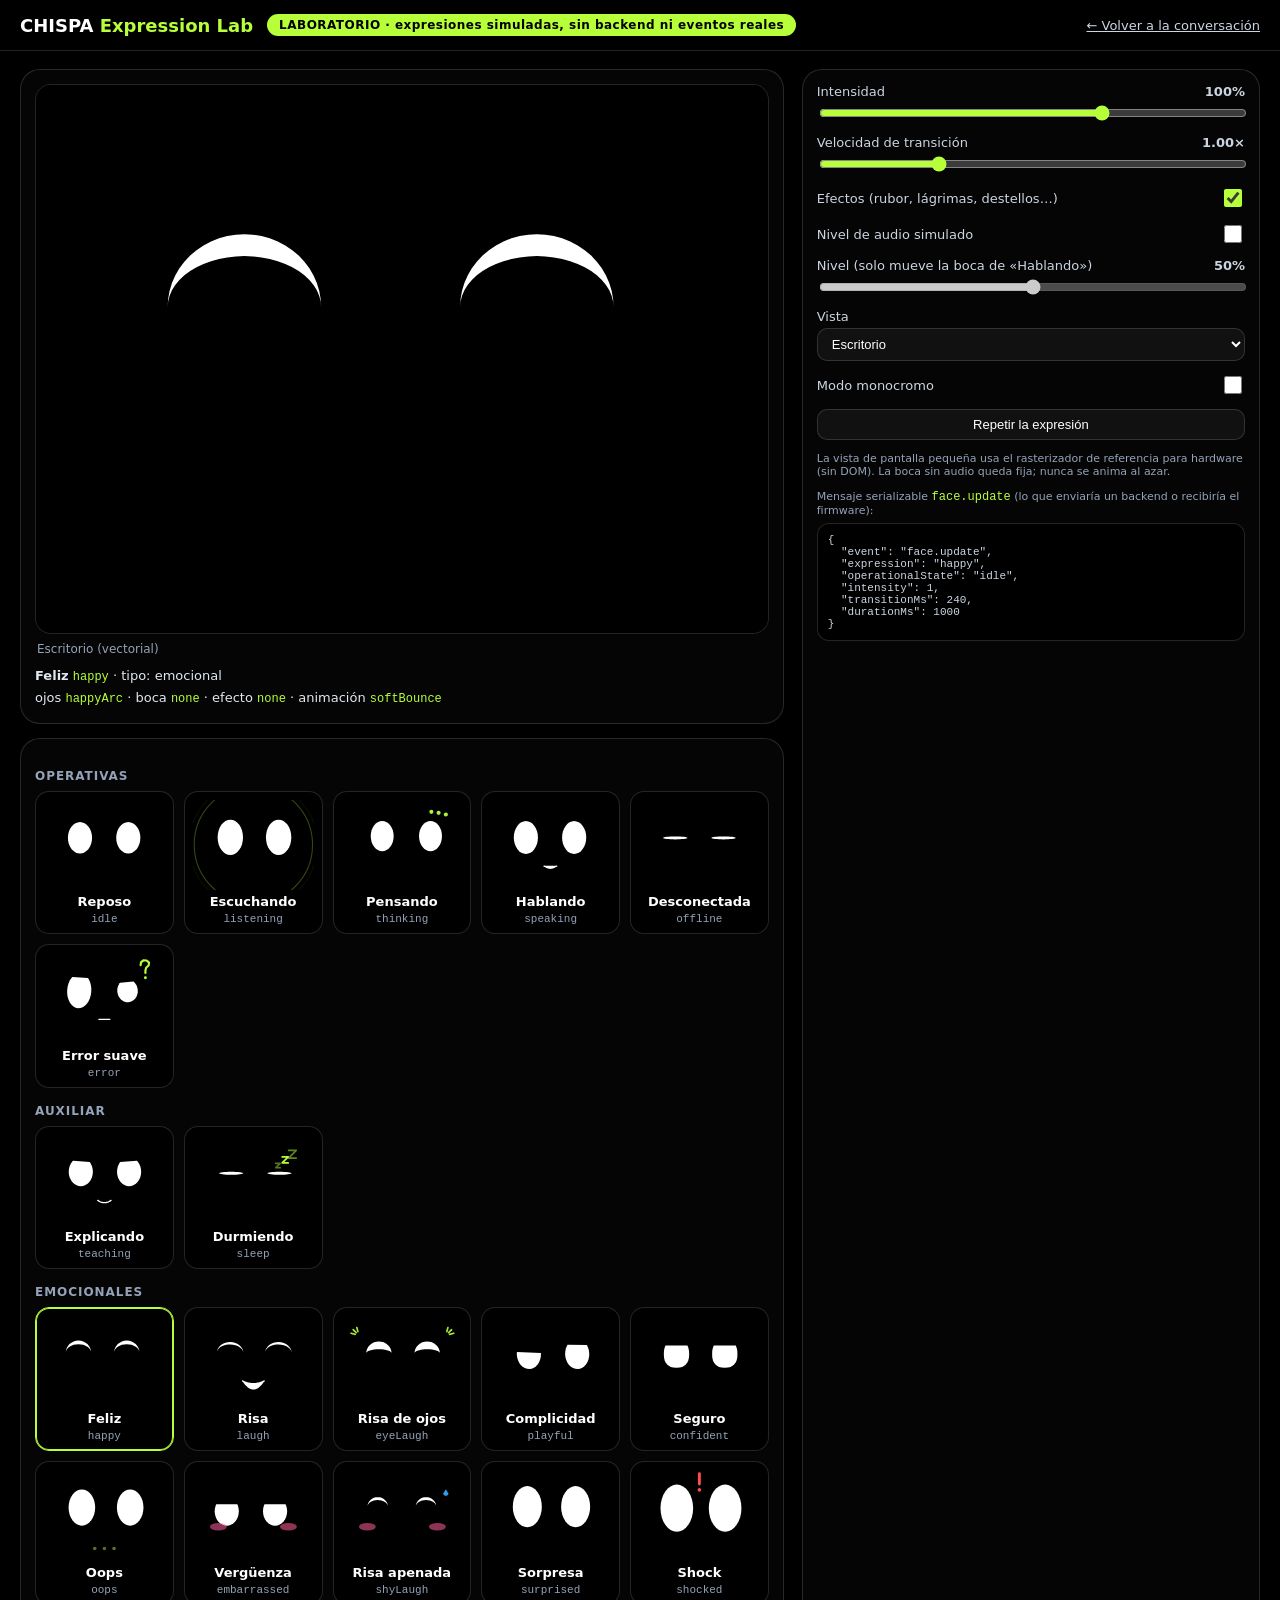
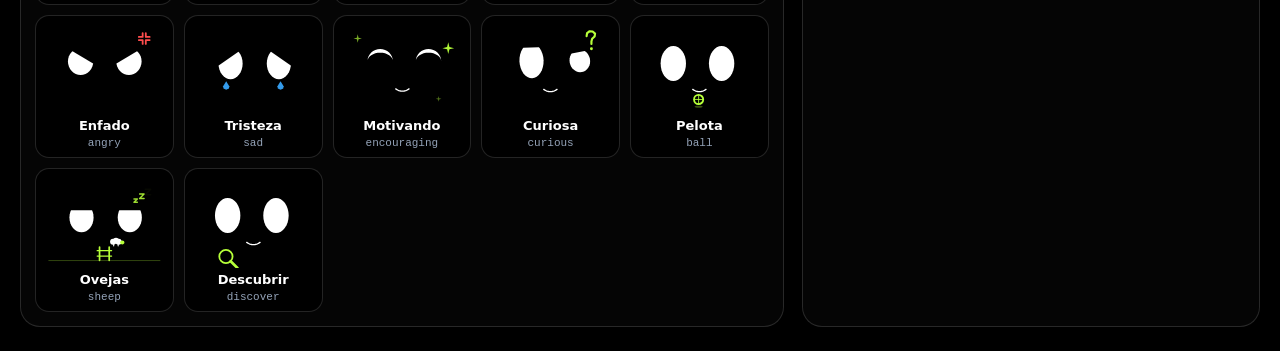
<file: src/xiaozhi-esp32-server/main/digital-human/expression-lab.html>
<!DOCTYPE html>
<html lang="es">
<head>
<meta charset="UTF-8">
<meta name="viewport" content="width=device-width, initial-scale=1.0">
<title>CHISPA · Expression Lab</title>
<style>
  :root { --lime:#B6FF39; --pink:#FF5C9A; --blue:#39A9FF; --coral:#FF4D4D; --line:rgba(255,255,255,.14); }
  * { box-sizing: border-box; }
  body { margin:0; background:#000; color:#fff; font-family: system-ui,-apple-system,'Segoe UI',Roboto,sans-serif; }
  header { padding:14px 20px; border-bottom:1px solid var(--line); display:flex; gap:14px; align-items:center; flex-wrap:wrap; }
  header h1 { font-size:18px; margin:0; } header h1 span { color:var(--lime); }
  .banner { background:var(--lime); color:#000; font-weight:700; font-size:12px; letter-spacing:.04em; padding:4px 12px; border-radius:999px; }
  header a { color:#cbd5e1; font-size:13px; margin-left:auto; }
  main { display:grid; grid-template-columns: minmax(0,1.25fr) minmax(280px,.75fr); gap:18px; padding:18px 20px; max-width:1400px; margin:0 auto; }
  .panel { border:1px solid var(--line); border-radius:20px; padding:14px; background:#050505; }
  .stage { aspect-ratio:4/3; background:#000; border-radius:16px; overflow:hidden; display:flex; align-items:center; justify-content:center; border:1px solid var(--line); }
  #lab-stage { width:100%; height:100%; } #lab-pixels { image-rendering:pixelated; width:100%; height:100%; object-fit:contain; background:#000; }
  #lab-stage[hidden], #lab-pixels[hidden] { display:none; }
  #lab-view-label { font-size:12px; color:#94a3b8; margin:8px 2px 0; }
  #lab-info { font-size:13px; color:#e2e8f0; line-height:1.6; margin-top:10px; } code { color:var(--lime); font-size:12px; }
  .controls { display:grid; align-content:start; gap:12px; font-size:13px; } .controls label { display:grid; gap:4px; color:#cbd5e1; } .controls input[type=checkbox]{ width:18px; height:18px; accent-color:var(--lime); }
  .controls label.row, .row { display:flex; justify-content:space-between; gap:8px; align-items:center; } input[type=range] { width:100%; accent-color:var(--lime); } select, button.act { background:#111; color:#fff; border:1px solid var(--line); border-radius:10px; padding:7px 10px; font-size:13px; }
  button.act { cursor:pointer; } button.act:hover { border-color:var(--lime); }
  .note { font-size:11px; color:#94a3b8; margin:0; }
  pre#lab-json { margin:0; font-size:11px; background:#000; border:1px solid var(--line); border-radius:12px; padding:10px; overflow:auto; color:#cbd5e1; max-height:170px; }
  .gal-title { font-size:12px; text-transform:uppercase; letter-spacing:.08em; color:#94a3b8; margin:16px 0 8px; font-weight:600; }
  .gal-grid { display:grid; grid-template-columns:repeat(auto-fill,minmax(132px,1fr)); gap:10px; }
  .gal-card { background:#000; border:1px solid var(--line); border-radius:14px; padding:8px; color:#fff; cursor:pointer; text-align:center; display:grid; gap:4px; font:inherit; }
  .gal-card:hover { border-color:rgba(182,255,57,.6); } .gal-card[aria-pressed="true"] { border-color:var(--lime); box-shadow:0 0 0 1px var(--lime) inset; }
  .gal-card:focus-visible { outline:2px solid var(--lime); outline-offset:2px; }
  .gal-face { aspect-ratio:4/3; border-radius:8px; overflow:hidden; } .gal-name { font-size:13px; font-weight:600; } .gal-id { font-size:11px; color:#94a3b8; }
  #lab-error { color:var(--coral); padding:10px 20px; }
  @media (max-width:900px){ main{ grid-template-columns:1fr; } }
</style>
</head>
<body>
<header>
  <h1>CHISPA <span>Expression Lab</span></h1>
  <span class="banner">LABORATORIO · expresiones simuladas, sin backend ni eventos reales</span>
  <a href="index.html">← Volver a la conversación</a>
</header>
<p id="lab-error" hidden></p>
<main>
  <section>
    <div class="panel">
      <div class="stage"><div id="lab-stage"></div><canvas id="lab-pixels" hidden width="320" height="240"></canvas></div>
      <p id="lab-view-label"></p>
      <div id="lab-info"></div>
    </div>
    <div class="panel" style="margin-top:14px"><div id="lab-gallery"></div></div>
  </section>
  <aside class="panel controls" aria-label="Controles">
    <label><span class="row"><span>Intensidad</span><b id="v-intensity">100%</b></span><input id="c-intensity" type="range" min="0" max="150" value="100"></label>
    <label><span class="row"><span>Velocidad de transición</span><b id="v-speed">1.00×</b></span><input id="c-speed" type="range" min="25" max="300" value="100"></label>
    <label class="row"><span>Efectos (rubor, lágrimas, destellos…)</span><input id="c-effects" type="checkbox" checked></label>
    <label class="row"><span>Nivel de audio simulado</span><input id="c-audio-on" type="checkbox"></label>
    <label><span class="row"><span>Nivel (solo mueve la boca de «Hablando»)</span><b id="v-audio">50%</b></span><input id="c-audio" type="range" min="0" max="100" value="50" disabled></label>
    <label>Vista<select id="c-view"><option value="desktop">Escritorio</option><option value="small">Pantalla pequeña 320×240</option><option value="oled">OLED 128×64 (mono)</option></select></label>
    <label class="row"><span>Modo monocromo</span><input id="c-mono" type="checkbox"></label>
    <button class="act" id="c-replay" type="button">Repetir la expresión</button>
    <p class="note">La vista de pantalla pequeña usa el rasterizador de referencia para hardware (sin DOM). La boca sin audio queda fija; nunca se anima al azar.</p>
    <div><p class="note" style="margin-bottom:6px">Mensaje serializable <code>face.update</code> (lo que enviaría un backend o recibiría el firmware):</p><pre id="lab-json">{}</pre></div>
  </aside>
</main>
<script type="module" src="js/chispa/demo/ExpressionLab.js?v=1"></script>
</body>
</html>
</file>
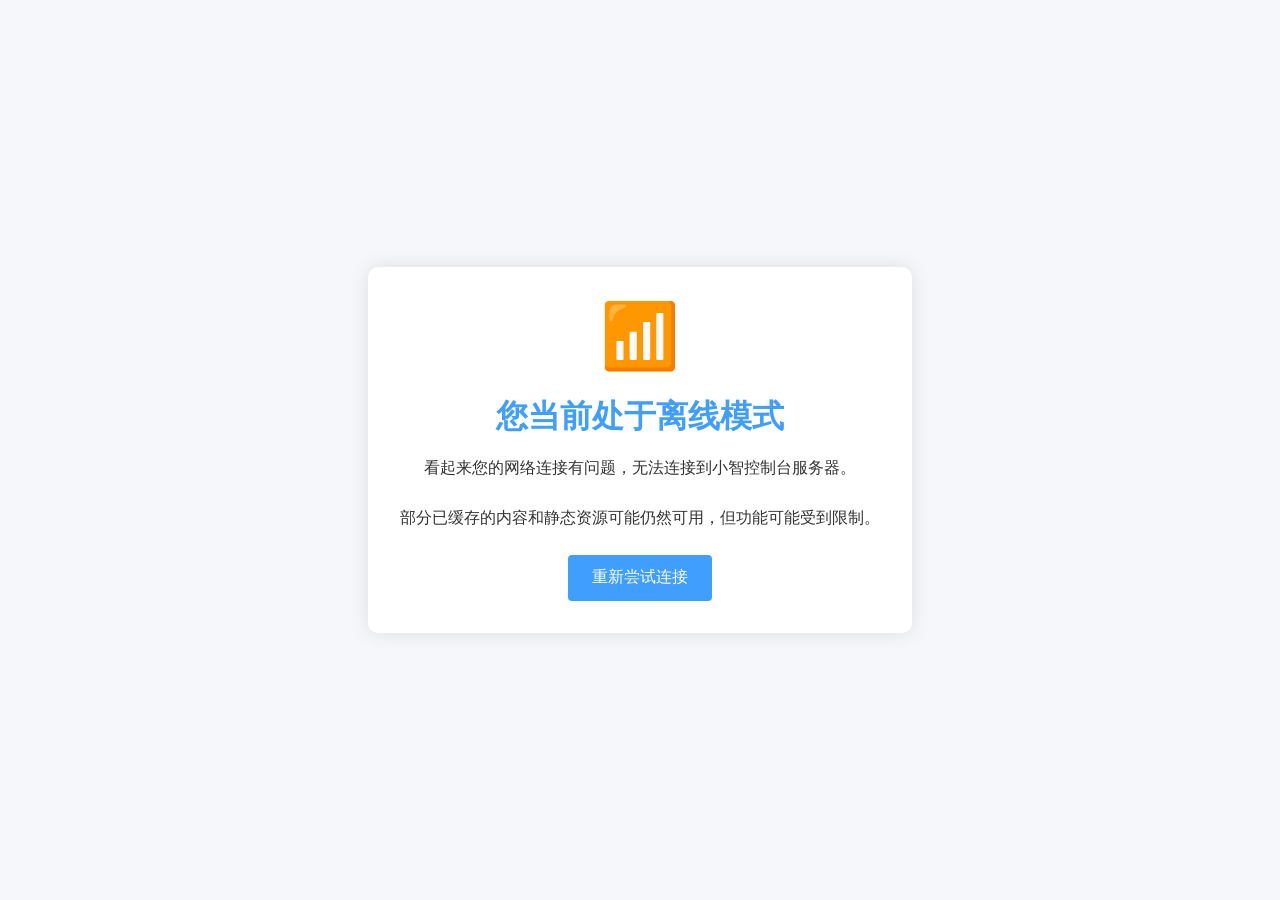
<file: src/xiaozhi-esp32-server/main/manager-web/public/offline.html>
<!DOCTYPE html>
<html lang="zh-CN">
<head>
  <meta charset="UTF-8">
  <meta name="viewport" content="width=device-width, initial-scale=1.0">
  <title>离线模式 - 小智控制台</title>
  <style>
    body {
      font-family: -apple-system, BlinkMacSystemFont, 'Segoe UI', Roboto, Oxygen, Ubuntu, Cantarell, 'Open Sans', 'Helvetica Neue', sans-serif;
      display: flex;
      justify-content: center;
      align-items: center;
      height: 100vh;
      margin: 0;
      background-color: #f5f7fa;
      color: #333;
    }
    .container {
      text-align: center;
      padding: 2rem;
      background: white;
      border-radius: 10px;
      box-shadow: 0 0 20px rgba(0, 0, 0, 0.1);
      max-width: 80%;
    }
    h1 {
      margin-bottom: 1rem;
      color: #409EFF;
    }
    p {
      margin-bottom: 1.5rem;
      line-height: 1.6;
    }
    .btn {
      background-color: #409EFF;
      color: white;
      border: none;
      padding: 0.8rem 1.5rem;
      border-radius: 4px;
      font-size: 1rem;
      cursor: pointer;
      transition: background-color 0.3s;
    }
    .btn:hover {
      background-color: #337ecc;
    }
    .icon {
      font-size: 4rem;
      margin-bottom: 1rem;
      color: #409EFF;
    }
  </style>
</head>
<body>
  <div class="container">
    <div class="icon">📶</div>
    <h1>您当前处于离线模式</h1>
    <p>看起来您的网络连接有问题，无法连接到小智控制台服务器。</p>
    <p>部分已缓存的内容和静态资源可能仍然可用，但功能可能受到限制。</p>
    <button class="btn" onclick="window.location.reload()">重新尝试连接</button>
  </div>

  <script>
    // 检测网络状态变化
    window.addEventListener('online', () => {
      window.location.reload();
    });
  </script>
</body>
</html>
</file>
